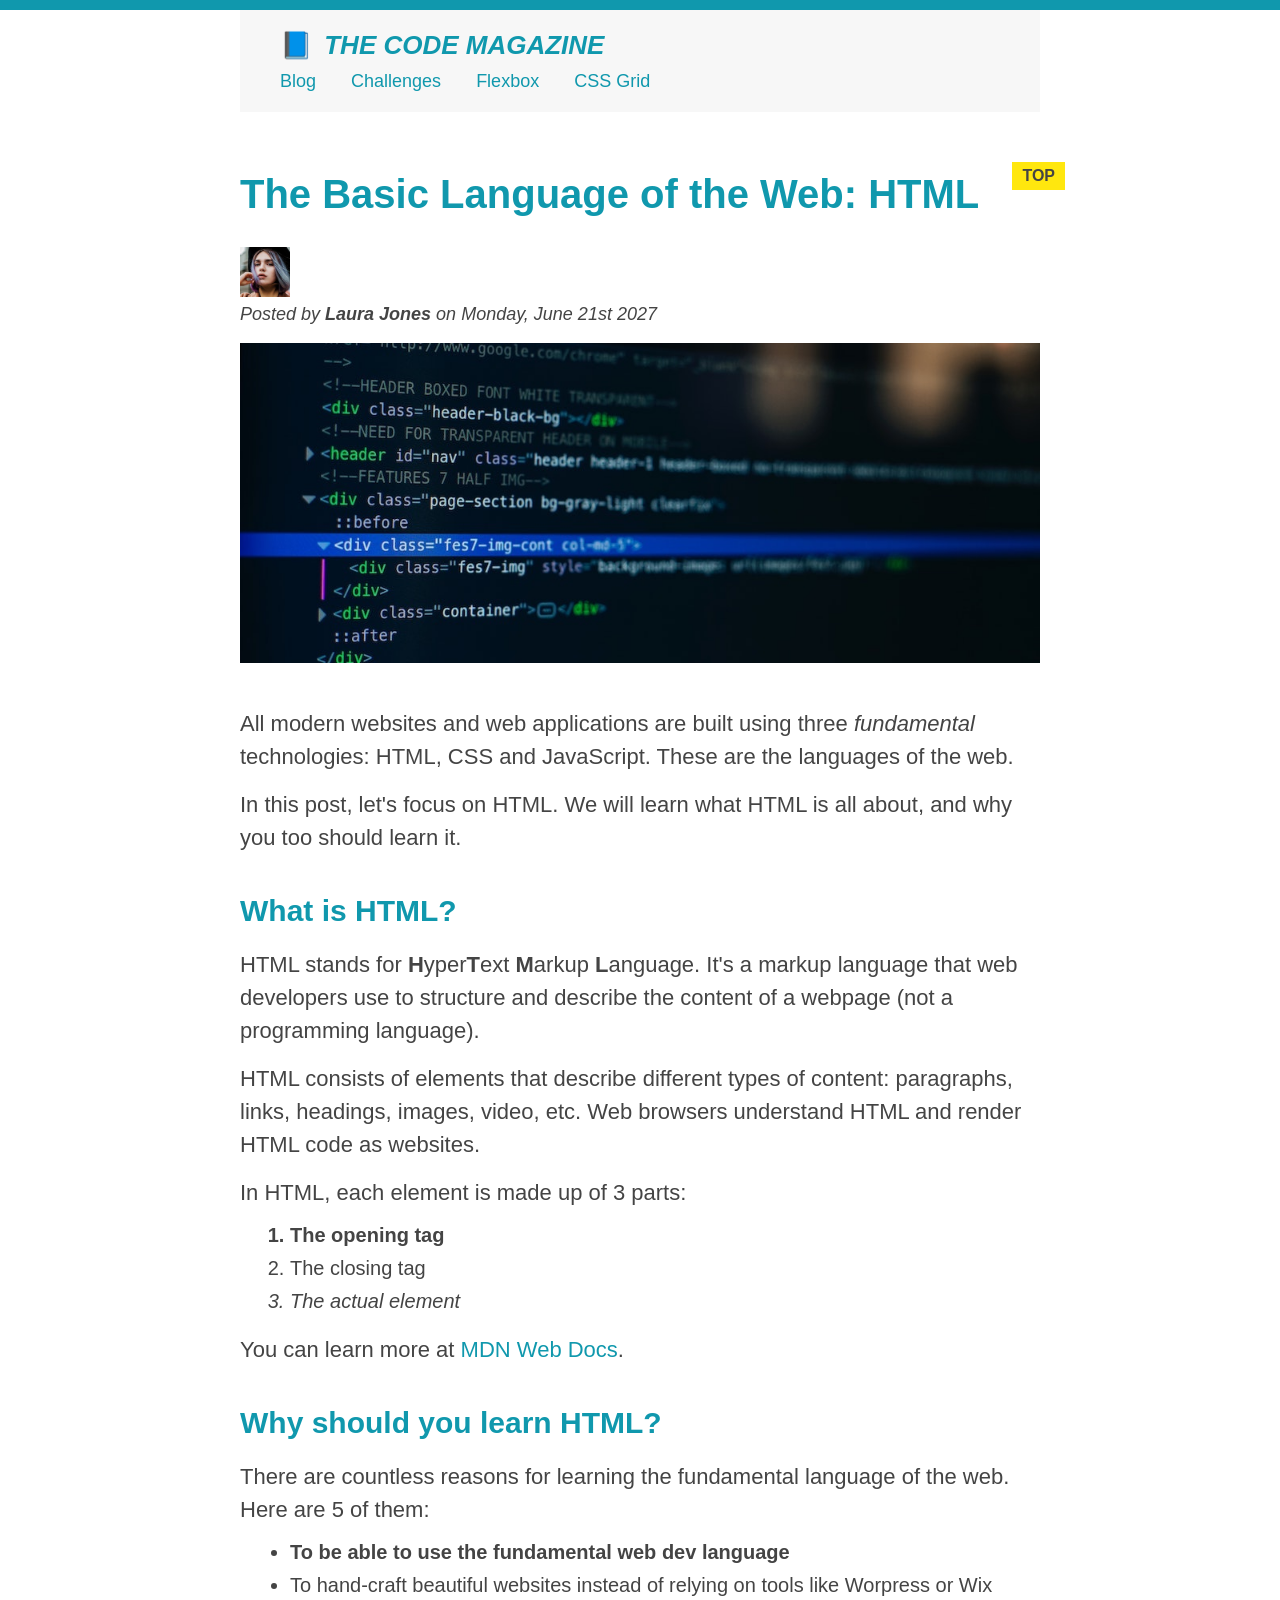
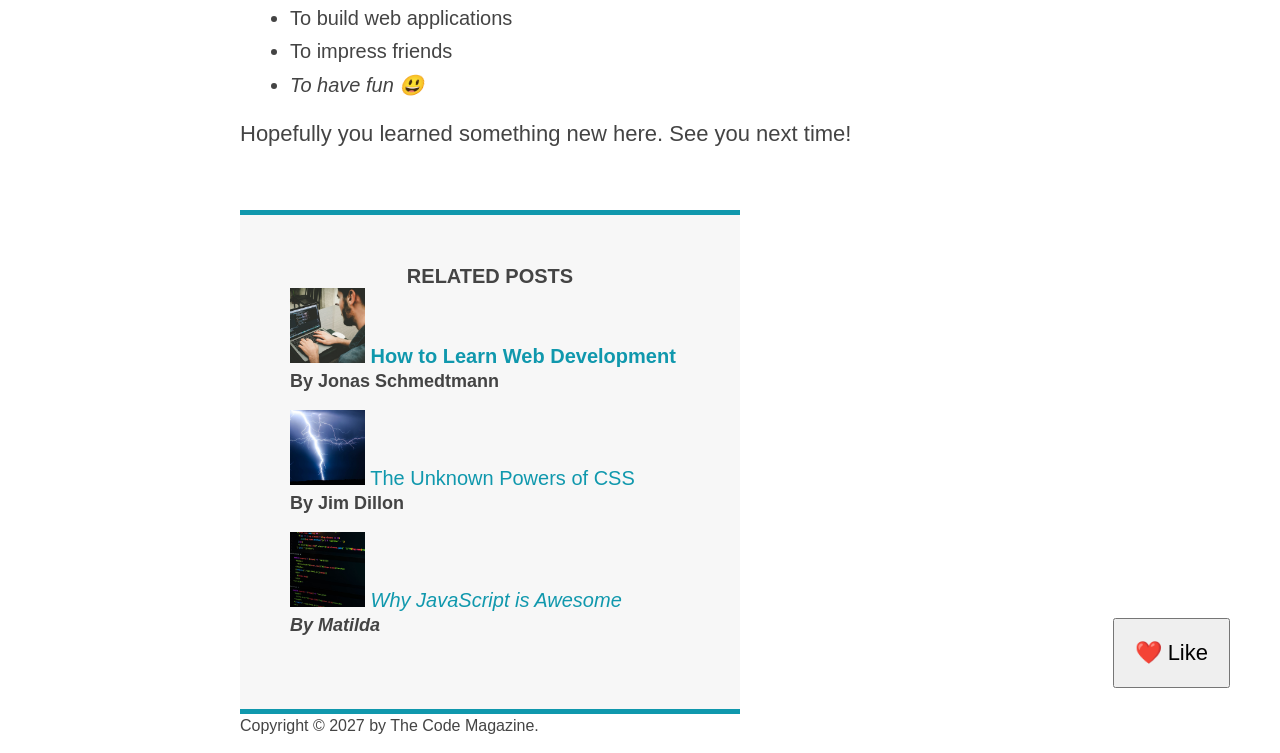
<file: 04-CSS-Layouts/index.html>
<!DOCTYPE html>
<html lang="en">
  <head>
    <meta charset="UTF-8" />
    <link href="style.css" rel="stylesheet" />

    <title>The Basic Language of the Web: HTML</title>
  </head>

  <body>
    <!--
    <h1>The Basic Language of the Web: HTML</h1>
    <h2>The Basic Language of the Web: HTML</h2>
    <h3>The Basic Language of the Web: HTML</h3>
    <h4>The Basic Language of the Web: HTML</h4>
    <h5>The Basic Language of the Web: HTML</h5>
    <h6>The Basic Language of the Web: HTML</h6>
    -->

    <div class="container">
      <header class="main-header">
        <h1>📘 The Code Magazine</h1>

        <nav>
          <!-- <strong>This is the navigation</strong> -->
          <a href="blog.html">Blog</a>
          <a href="#">Challenges</a>
          <a href="#">Flexbox</a>
          <a href="#">CSS Grid</a>
        </nav>
      </header>

      <article>
        <header class="post-header">
          <h2>The Basic Language of the Web: HTML</h2>

          <img
            src="img/laura-jones.jpg"
            alt="Headshot of Laura Jones"
            height="50"
            width="50"
          />

          <p id="author">
            Posted by <strong>Laura Jones</strong> on Monday, June 21st 2027
          </p>

          <img
            src="img/post-img.jpg"
            alt="HTML code on a screen"
            width="500"
            height="200"
            class="post-img"
          />
          <button>❤️ Like</button>
        </header>

        <p>
          All modern websites and web applications are built using three
          <em>fundamental</em>
          technologies: HTML, CSS and JavaScript. These are the languages of the
          web.
        </p>

        <p>
          In this post, let's focus on HTML. We will learn what HTML is all
          about, and why you too should learn it.
        </p>

        <h3>What is HTML?</h3>
        <p>
          HTML stands for <strong>H</strong>yper<strong>T</strong>ext
          <strong>M</strong>arkup <strong>L</strong>anguage. It's a markup
          language that web developers use to structure and describe the content
          of a webpage (not a programming language).
        </p>
        <p>
          HTML consists of elements that describe different types of content:
          paragraphs, links, headings, images, video, etc. Web browsers
          understand HTML and render HTML code as websites.
        </p>
        <p>In HTML, each element is made up of 3 parts:</p>

        <ol>
          <li class="first-li">The opening tag</li>
          <li>The closing tag</li>
          <li>The actual element</li>
        </ol>

        <p>
          You can learn more at
          <a
            href="https://developer.mozilla.org/en-US/docs/Web/HTML"
            target="_blank"
            >MDN Web Docs</a
          >.
        </p>

        <h3>Why should you learn HTML?</h3>

        <p>
          There are countless reasons for learning the fundamental language of
          the web. Here are 5 of them:
        </p>

        <ul>
          <li class="first-li">
            To be able to use the fundamental web dev language
          </li>
          <li>
            To hand-craft beautiful websites instead of relying on tools like
            Worpress or Wix
          </li>
          <li>To build web applications</li>
          <li>To impress friends</li>
          <li>To have fun 😃</li>
        </ul>

        <p>Hopefully you learned something new here. See you next time!</p>
      </article>

      <aside>
        <h4>Related posts</h4>

        <ul class="related">
          <li>
            <img
              src="img/related-1.jpg"
              alt="Person programming"
              width="75"
              height="75"
            />
            <a href="#">How to Learn Web Development</a>
            <p class="related-author">By Jonas Schmedtmann</p>
          </li>
          <li>
            <img
              src="img/related-2.jpg"
              alt="Lightning"
              width="75"
              height="75"
            />
            <a href="#">The Unknown Powers of CSS</a>
            <p class="related-author">By Jim Dillon</p>
          </li>
          <li>
            <img
              src="img/related-3.jpg"
              alt="JavaScript code on a screen"
              width="75"
              height="75"
            />
            <a href="#">Why JavaScript is Awesome</a>
            <p class="related-author">By Matilda</p>
          </li>
        </ul>
      </aside>

      <footer>
        <p id="copyright" class="copyright text">
          Copyright &copy; 2027 by The Code Magazine.
        </p>
      </footer>
    </div>
  </body>
</html>
</file>
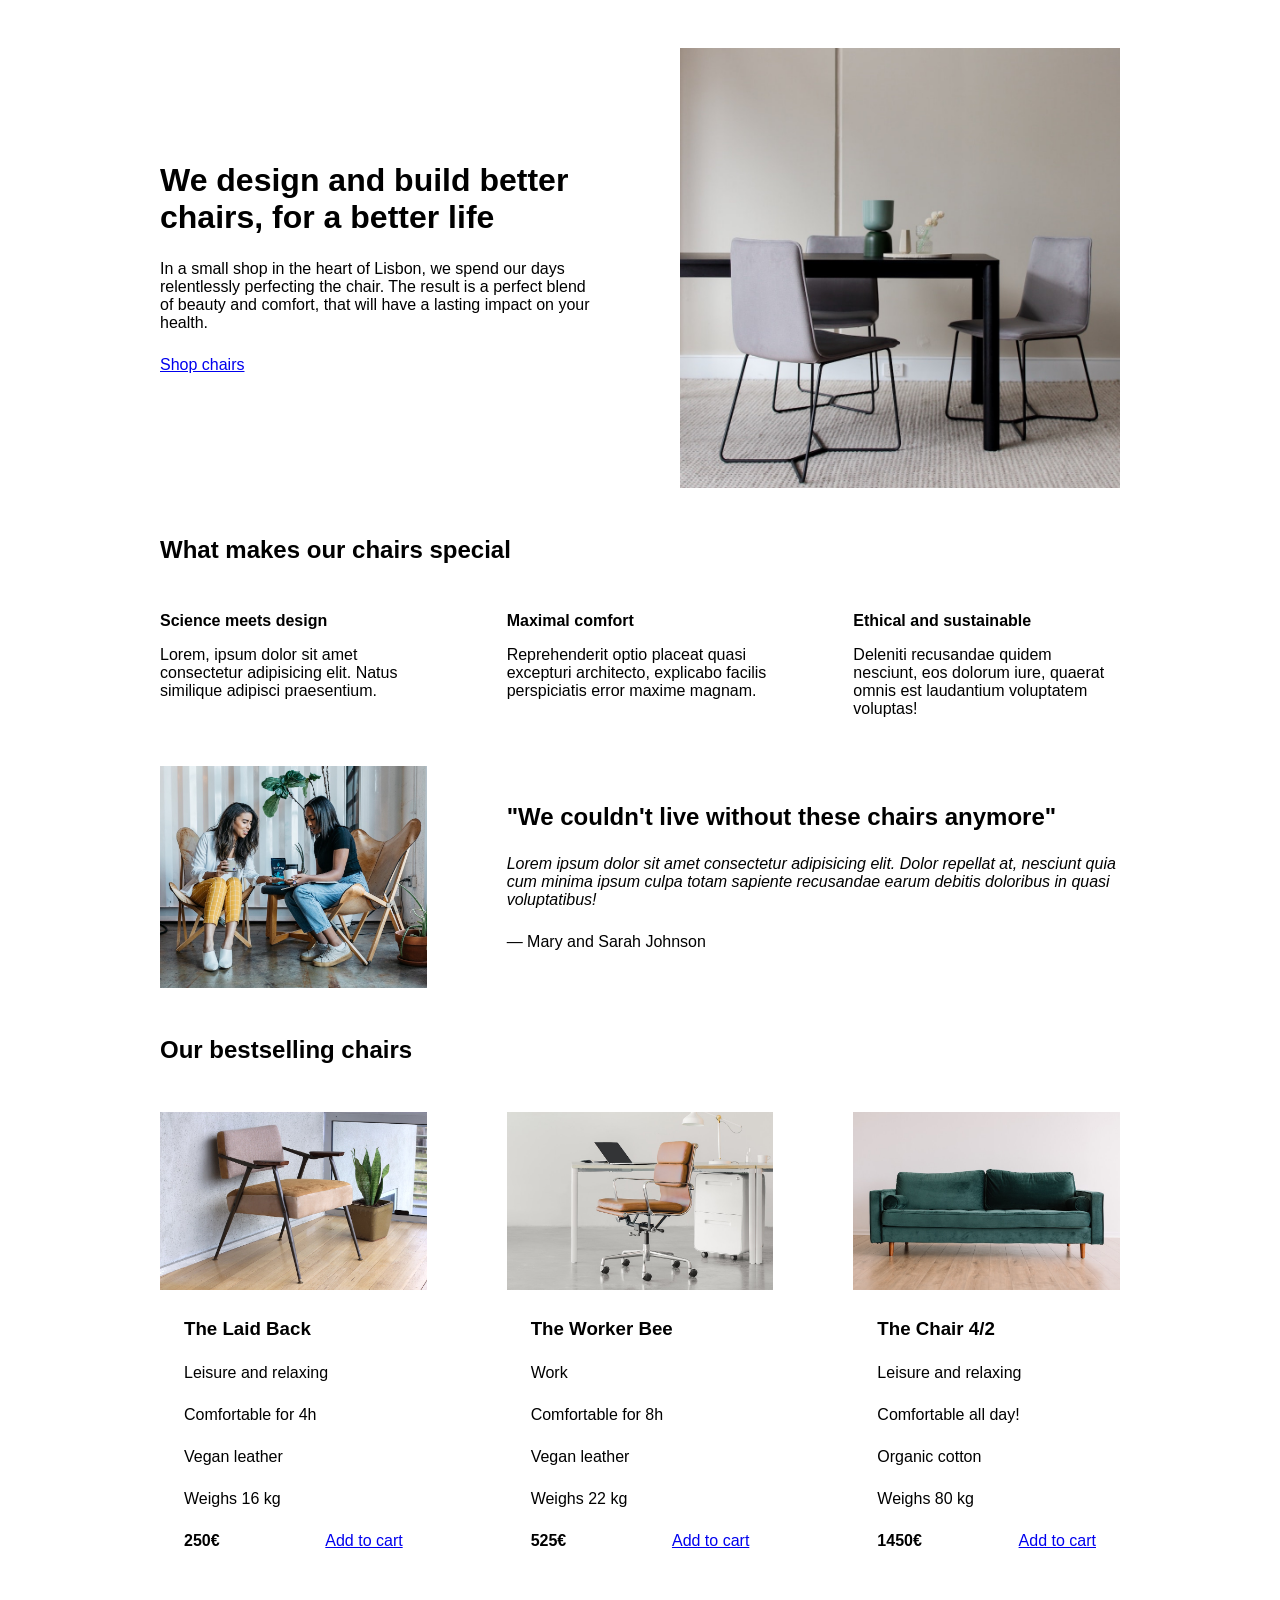
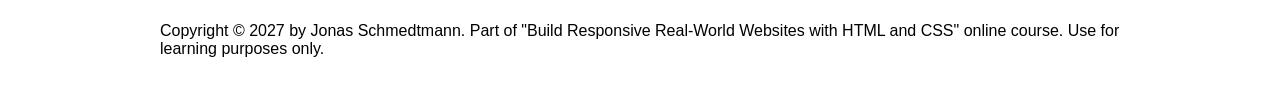
<file: 05-Design/index.html>
<!DOCTYPE html>
<html lang="en">
  <head>
    <meta charset="UTF-8" />
    <meta http-equiv="X-UA-Compatible" content="IE=edge" />
    <meta name="viewport" content="width=device-width, initial-scale=1.0" />

    <link rel="stylesheet" href="style.css" />
    <title>Lisbon Chair Shop</title>
  </head>
  <body>
    <div class="container">
      <header>
        <div class="header-text-box">
          <h1>We design and build better chairs, for a better life</h1>
          <p class="header-text">
            In a small shop in the heart of Lisbon, we spend our days
            relentlessly perfecting the chair. The result is a perfect blend of
            beauty and comfort, that will have a lasting impact on your health.
          </p>
          <a class="btn btn--big" href="#">Shop chairs</a>
        </div>
        <img src="hero.jpg" alt="Photo" />
      </header>

      <section>
        <h2>What makes our chairs special</h2>
        <div class="grid-3-cols">
          <div>
            <p class="features-title"><strong>Science meets design</strong></p>
            <p class="features-text">
              Lorem, ipsum dolor sit amet consectetur adipisicing elit. Natus
              similique adipisci praesentium.
            </p>
          </div>

          <div>
            <p class="features-title">
              <strong>Maximal comfort</strong>
            </p>
            <p class="features-text">
              Reprehenderit optio placeat quasi excepturi architecto, explicabo
              facilis perspiciatis error maxime magnam.
            </p>
          </div>

          <div>
            <p class="features-title">
              <strong>Ethical and sustainable</strong>
            </p>
            <p class="features-text">
              Deleniti recusandae quidem nesciunt, eos dolorum iure, quaerat
              omnis est laudantium voluptatem voluptas!
            </p>
          </div>
        </div>
      </section>

      <section class="testimonial-section">
        <div class="grid-3-cols">
          <img src="customers.jpg" alt="People sitting on chairs" />
          <div class="testimonial-box">
            <h2>"We couldn't live without these chairs anymore"</h2>
            <blockquote class="testimonial-text">
              Lorem ipsum dolor sit amet consectetur adipisicing elit. Dolor
              repellat at, nesciunt quia cum minima ipsum culpa totam sapiente
              recusandae earum debitis doloribus in quasi voluptatibus!
            </blockquote>
            <p class="testimonial-author">&mdash; Mary and Sarah Johnson</p>
          </div>
        </div>
      </section>

      <section>
        <h2>Our bestselling chairs</h2>
        <div class="grid-3-cols">
          <figure class="chair">
            <img src="chair-1.jpg" alt="Chair" />
            <div class="chair-box">
              <h3>The Laid Back</h3>
              <ul class="chair-details">
                <li>
                  <!-- Span is a generic INLINE text element, it doesn't have any meaning. It's like a div element, but inline -->
                  <span>Leisure and relaxing</span>
                </li>
                <li>
                  <span>Comfortable for 4h</span>
                </li>
                <li>
                  <span>Vegan leather</span>
                </li>
                <li>
                  <span>Weighs 16 kg</span>
                </li>
              </ul>
              <div class="chair-price">
                <strong>250€</strong>
                <a href="#" class="btn btn--small">Add to cart</a>
              </div>
            </div>
          </figure>

          <figure class="chair">
            <img src="chair-2.jpg" alt="Chair" />
            <div class="chair-box">
              <h3>The Worker Bee</h3>
              <ul class="chair-details">
                <li>
                  <span>Work</span>
                </li>
                <li>
                  <span>Comfortable for 8h</span>
                </li>
                <li>
                  <span>Vegan leather</span>
                </li>
                <li>
                  <span>Weighs 22 kg</span>
                </li>
              </ul>
              <div class="chair-price">
                <strong>525€</strong>
                <a href="#" class="btn btn--small">Add to cart</a>
              </div>
            </div>
          </figure>

          <figure class="chair">
            <img src="chair-3.jpg" alt="Chair" />
            <div class="chair-box">
              <h3>The Chair 4/2</h3>
              <ul class="chair-details">
                <li>
                  <span>Leisure and relaxing</span>
                </li>
                <li>
                  <span>Comfortable all day!</span>
                </li>
                <li>
                  <span>Organic cotton</span>
                </li>
                <li>
                  <span>Weighs 80 kg</span>
                </li>
              </ul>
              <div class="chair-price">
                <strong>1450€</strong>
                <a href="#" class="btn btn--small">Add to cart</a>
              </div>
            </div>
          </figure>
        </div>
      </section>

      <footer>
        Copyright &copy; 2027 by Jonas Schmedtmann. Part of "Build Responsive
        Real-World Websites with HTML and CSS" online course. Use for learning
        purposes only.
      </footer>
    </div>
  </body>
</html>
</file>
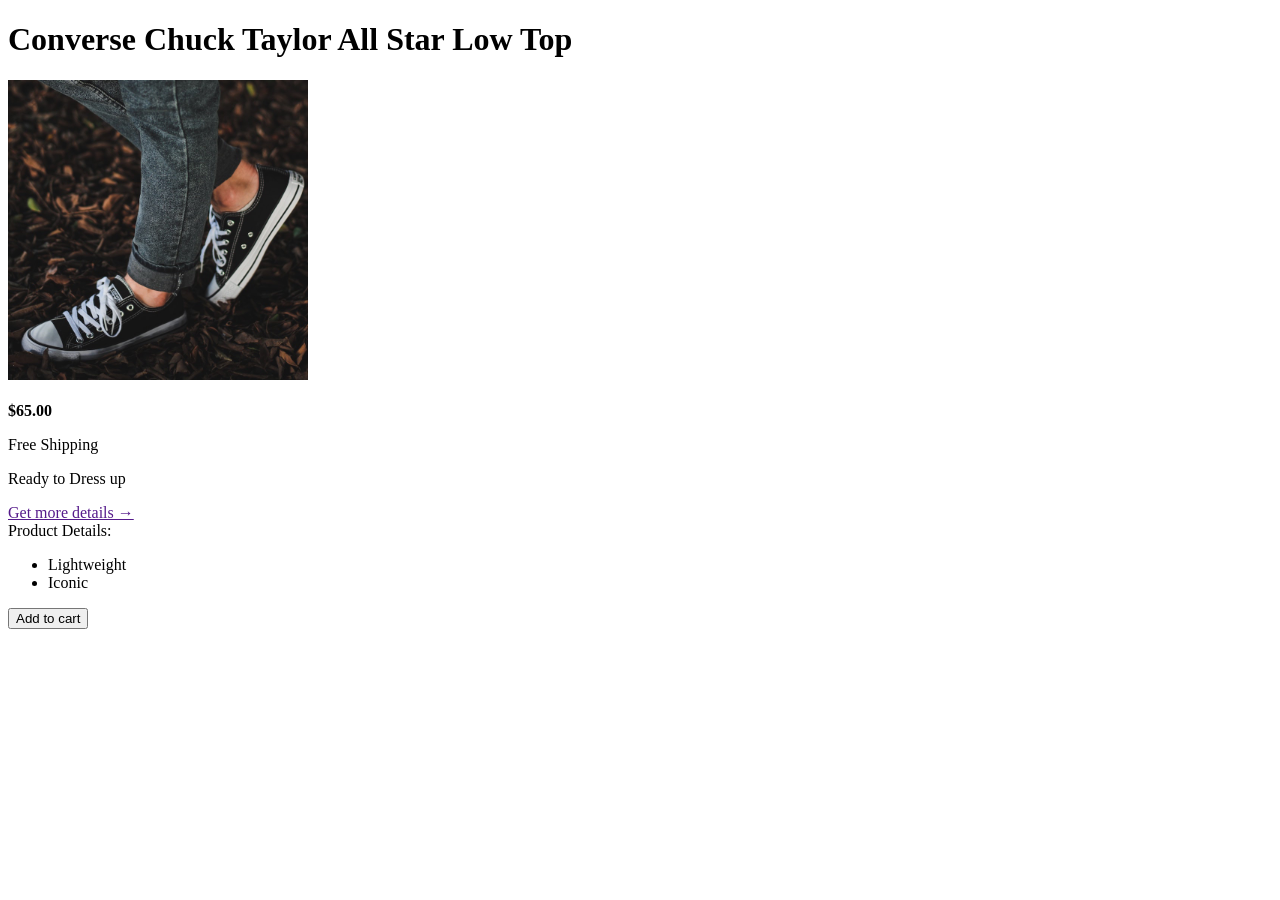
<file: 02-HTML-Fundamentals/shoe.html>
<!DOCTYPE html>
<html lang="en">
  <head>
    <meta charset="UTF-8" />
    <meta name="viewport" content="width=device-width, initial-scale=1.0" />
    <title>challanges 2</title>
  </head>
  <body>
    <header><h1>Converse Chuck Taylor All Star Low Top</h1></header>
    <div><img src="Images/challenges.jpg" height="300" width="300" /></div>
    <br />
    <strong>$65.00</strong>
    <br />
    <p>Free Shipping</p>
    <p>Ready to Dress up</p>
    <a href="">Get more details &rarr;</a>
    <br />
    Product Details:
    <ul>
      <li>Lightweight</li>
      <li>Iconic</li>
    </ul>
    <button>Add to cart</button>
  </body>
</html>
</file>
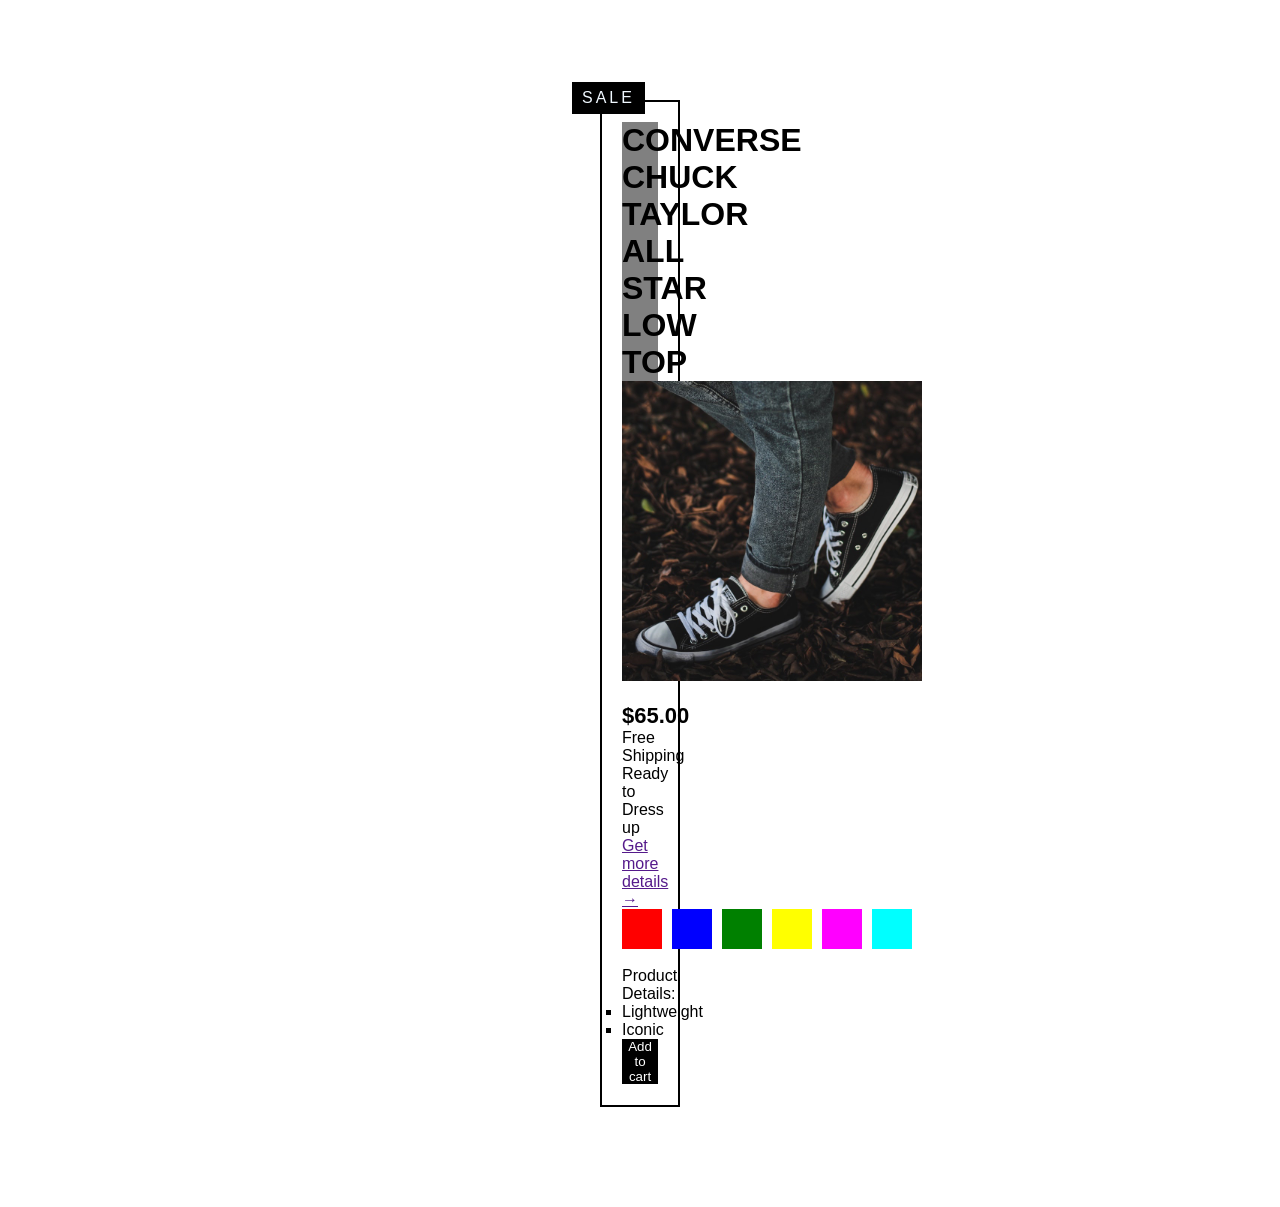
<file: 03-CSS-Fundamentals/shoe.html>
<!DOCTYPE html>
<html lang="en">
  <head>
    <meta charset="UTF-8" />
    <meta name="viewport" content="width=device-width, initial-scale=1.0" />
    <link rel="stylesheet" href="shoe.css" />
    <title>challanges 2</title>
  </head>
  <body>
    <div class="container">
       <p class="tag">Sale</p>
    <header><h1 id="header">Converse Chuck Taylor All Star Low Top</h1></header>
    <div><img src="img/challenges.jpg" height="300" width="300" /></div>
    <br />
    <strong id="price">$65.00</strong>
    <br />
    <p id="shop">Free Shipping</p>
    <p>Ready to Dress up</p>
    <a class="more" href="">Get more details &rarr;</a>
    <div class="color">
 <div class="color1"></div>
 <div class="color2"></div>
 <div class="color3"></div>
 <div class="color4"></div>
 <div class="color5"></div>        
 <div class="color6"></div>
    </div>
    <br />
   <p class="Details "> Product Details:
    <ul class="list">
      <li>Lightweight</li>
      <li>Iconic</li>
    </ul>
    </p>
    <button class="cart">Add to cart</button>
    </div>
  </body>
</html>
</file>
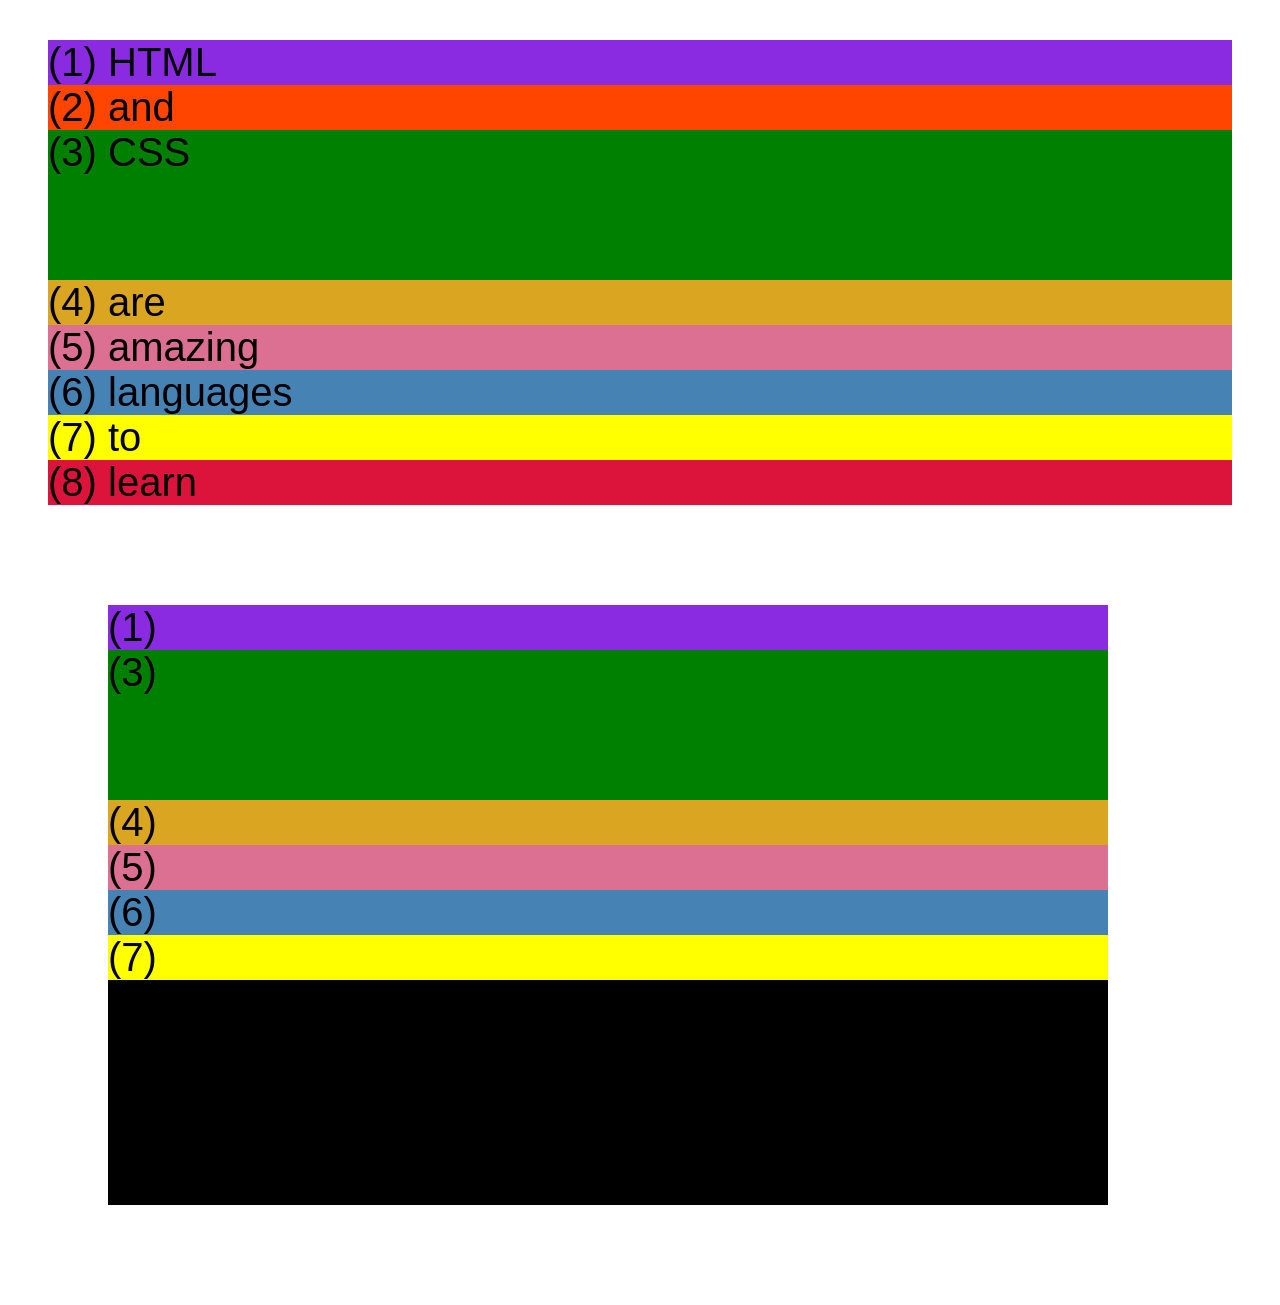
<file: 04-CSS-Layouts/css-grid.html>
<!DOCTYPE html>
<html lang="en">
  <head>
    <meta charset="UTF-8" />
    <meta http-equiv="X-UA-Compatible" content="IE=edge" />
    <meta name="viewport" content="width=device-width, initial-scale=1.0" />
    <title>CSS Grid</title>
    <style>
      .el--1 {
        background-color: blueviolet;
      }
      .el--2 {
        background-color: orangered;
      }
      .el--3 {
        background-color: green;
        height: 150px;
      }
      .el--4 {
        background-color: goldenrod;
      }
      .el--5 {
        background-color: palevioletred;
      }
      .el--6 {
        background-color: steelblue;
      }
      .el--7 {
        background-color: yellow;
      }
      .el--8 {
        background-color: crimson;
      }

      .container--1 {
        /* STARTER */
        font-family: sans-serif;
        background-color: #ddd;
        font-size: 40px;
        margin: 40px;

        /* CSS GRID */
      }

      .container--2 {
        /* STARTER */
        font-family: sans-serif;
        background-color: black;
        font-size: 40px;
        margin: 100px;

        width: 1000px;
        height: 600px;

        /* CSS GRID */
      }
    </style>
  </head>
  <body>
    <div class="container--1">
      <div class="el el--1">(1) HTML</div>
      <div class="el el--2">(2) and</div>
      <div class="el el--3">(3) CSS</div>
      <div class="el el--4">(4) are</div>
      <div class="el el--5">(5) amazing</div>
      <div class="el el--6">(6) languages</div>
      <div class="el el--7">(7) to</div>
      <div class="el el--8">(8) learn</div>
    </div>

    <div class="container--2">
      <div class="el el--1">(1)</div>
      <div class="el el--3">(3)</div>
      <div class="el el--4">(4)</div>
      <div class="el el--5">(5)</div>
      <div class="el el--6">(6)</div>
      <div class="el el--7">(7)</div>
    </div>
  </body>
</html>
</file>
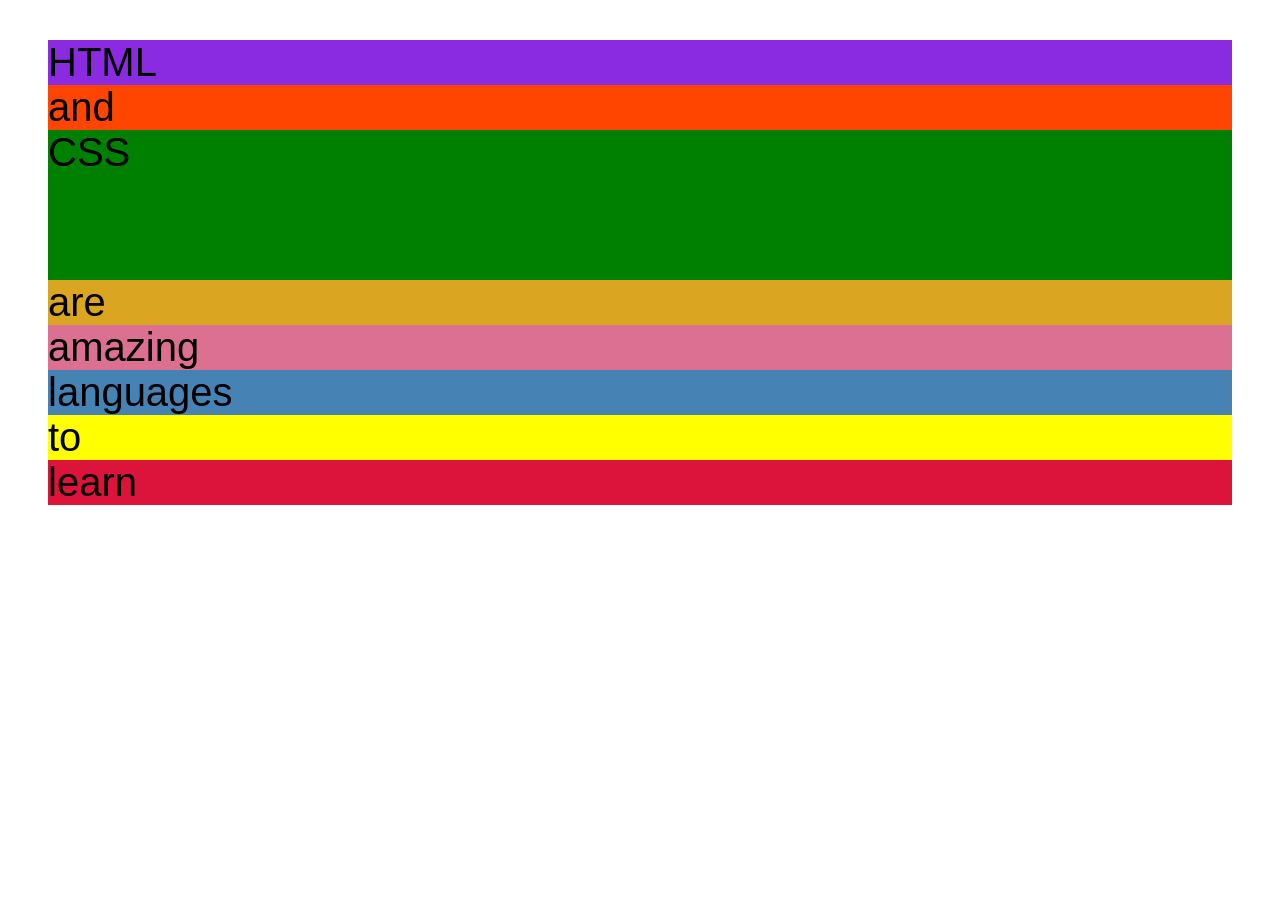
<file: 04-CSS-Layouts/flexbox.html>
<!DOCTYPE html>
<html lang="en">
  <head>
    <meta charset="UTF-8" />
    <meta http-equiv="X-UA-Compatible" content="IE=edge" />
    <meta name="viewport" content="width=device-width, initial-scale=1.0" />
    <title>Flexbox</title>
    <style>
      .el--1 {
        background-color: blueviolet;
      }
      .el--2 {
        background-color: orangered;
      }
      .el--3 {
        background-color: green;
        height: 150px;
      }
      .el--4 {
        background-color: goldenrod;
      }
      .el--5 {
        background-color: palevioletred;
      }
      .el--6 {
        background-color: steelblue;
      }
      .el--7 {
        background-color: yellow;
      }
      .el--8 {
        background-color: crimson;
      }

      .container {
        /* STARTER */
        font-family: sans-serif;
        background-color: #ddd;
        font-size: 40px;
        margin: 40px;

        /* FLEXBOX */
      }
    </style>
  </head>
  <body>
    <div class="container">
      <div class="el el--1">HTML</div>
      <div class="el el--2">and</div>
      <div class="el el--3">CSS</div>
      <div class="el el--4">are</div>
      <div class="el el--5">amazing</div>
      <div class="el el--6">languages</div>
      <div class="el el--7">to</div>
      <div class="el el--8">learn</div>
    </div>
  </body>
</html>
</file>
<file: 04-CSS-Layouts/style.css>
* {
  /* border-top: 10px solid #1098ad; */
  margin: 0;
  padding: 0;
}

/* PAGE SECTIONS */
body {
  color: #444;
  font-family: sans-serif;

  border-top: 10px solid #1098ad;
  position: relative;
}

.container {
  width: 800px;
  /* margin-left: auto;
  margin-right: auto; */
  margin: 0 auto;
}

.main-header {
  background-color: #f7f7f7;
  /* padding: 20px;
  padding-left: 40px;
  padding-right: 40px; */
  padding: 20px 40px;
  margin-bottom: 60px;
  /* height: 80px; */
}

nav {
  font-size: 18px;
  /* text-align: center; */
}

article {
  margin-bottom: 60px;
}

.post-header {
  margin-bottom: 40px;
  /* position: relative; */
}

aside {
  background-color: #f7f7f7;
  border-top: 5px solid #1098ad;
  border-bottom: 5px solid #1098ad;
  /* padding-top: 50px;
  padding-bottom: 50px; */
  padding: 50px 0;
  width: 500px;
}

/* SMALLER ELEMENTS */
h1,
h2,
h3 {
  color: #1098ad;
}

h1 {
  font-size: 26px;
  text-transform: uppercase;
  font-style: italic;
}

h2 {
  font-size: 40px;
  margin-bottom: 30px;
}

h3 {
  font-size: 30px;
  margin-bottom: 20px;
  margin-top: 40px;
}

h4 {
  font-size: 20px;
  text-transform: uppercase;
  text-align: center;
}

p {
  font-size: 22px;
  line-height: 1.5;
  margin-bottom: 15px;
}

ul,
ol {
  margin-left: 50px;
  margin-bottom: 20px;
}

li {
  font-size: 20px;
  margin-bottom: 10px;
  /* display: inline; */
}

li:last-child {
  margin-bottom: 0;
}

/* footer p {
  font-size: 16px;
} */

/* article header p {
  font-style: italic;
} */

#author {
  font-style: italic;
  font-size: 18px;
}

#copyright {
  font-size: 16px;
}

.related-author {
  font-size: 18px;
  font-weight: bold;
}

/* ul {
  list-style: none;
} */

.related {
  list-style: none;
}

body {
  /* background-color: orangered; */
}

/* .first-li {
  font-weight: bold;
} */

li:first-child {
  font-weight: bold;
}

li:last-child {
  font-style: italic;
}

li:nth-child(even) {
  /* color: red; */
}

/* Misconception: this won't work! */
article p:first-child {
  color: red;
}

/* Styling links */
a:link {
  color: #1098ad;
  text-decoration: none;
}

a:visited {
  /* color: #777; */
  color: #1098ad;
}

a:hover {
  color: orangered;
  font-weight: bold;
  text-decoration: underline orangered;
}

a:active {
  background-color: black;
  font-style: italic;
}
/* LVHA */

.post-img {
  width: 100%;
  height: auto;
}

nav a:link {
  /* background-color: orangered;
  margin: 20px;
  padding: 20px;

  display: block; */

  margin-right: 30px;
  margin-top: 10px;
  display: inline-block;
}

nav a:link:last-child {
  margin-right: 0;
}

button {
  font-size: 22px;
  padding: 20px;
  cursor: pointer;

  position: absolute;
  /* top: 50px;
  left: 50px; */
  bottom: 50px;
  right: 50px;
}

h1::first-letter {
  font-style: normal;
  margin-right: 5px;
}

h3 + p::first-line {
  /* color: red; */
}

h2 {
  /* background-color: orange; */
  position: relative;
}

h2::before {
  content: "TOP";
  background-color: #ffe70e;
  color: #444;
  font-size: 16px;
  font-weight: bold;
  display: inline-block;
  padding: 5px 10px;
  position: absolute;
  top: -10px;
  right: -25px;
}

/* Resolving conflicts */
/* #copyright {
  color: red;
}

.copyright {
  color: blue;
}

.text {
  color: yellow;
}

footer p {
  color: green !important;
} */

/* nav a:link,
nav p {
  font-size: 18px;
} */
</file>
<file: 05-Design/style.css>
/*
SPACING SYSTEM (px)
2 / 4 / 8 / 12 / 16 / 24 / 32 / 48 / 64 / 80 / 96 / 128

FONT SIZE SYSTEM (px)
10 / 12 / 14 / 16 / 18 / 20 / 24 / 30 / 36 / 44 / 52 / 62 / 74 / 86 / 98
*/

* {
  margin: 0;
  padding: 0;
  box-sizing: border-box;
}

/* ------------------------ */
/* GENERAL STYLES */
/* ------------------------ */
body {
  font-family: sans-serif;
}

.container {
  width: 960px;
  margin: 0 auto;
}

header,
section {
  margin-bottom: 48px;
}

h2 {
  margin-bottom: 48px;
}

.grid-3-cols {
  display: grid;
  grid-template-columns: repeat(3, 1fr);
  column-gap: 80px;
}

/* ------------------------ */
/* COMPONENT STYLES */
/* ------------------------ */

/* HEADER */
header {
  display: grid;
  grid-template-columns: repeat(2, 1fr);
  column-gap: 80px;
  margin-top: 48px;
}

.header-text-box {
  align-self: center;
}

h1 {
  margin-bottom: 24px;
}

.header-text {
  margin-bottom: 24px;
}

img {
  width: 100%;
}

/* FEATURES */
.features-icon {
}

.features-title {
  margin-bottom: 16px;
}

.features-text {
}

/* TESTIMONIAL */
.testimonial-section {
}

.testimonial-box {
  grid-column: 2 / -1;
  align-self: center;
}

.testimonial-box h2 {
  margin-bottom: 24px;
}

.testimonial-text {
  font-style: italic;
  margin-bottom: 24px;
}

/* CHAIRS */
.chair-box {
  padding: 24px;
}

h3 {
  margin-bottom: 24px;
}

.chair-details {
  list-style: none;
  margin-bottom: 24px;
}

.chair-details li {
  display: flex;
  align-items: center;
  gap: 12px;
  margin-bottom: 24px;
}

.chair-details li:last-child {
  margin-bottom: 0;
}

.chair-icon {
}

.chair-price {
  display: flex;
  justify-content: space-between;
}

footer {
  margin-bottom: 48px;
}
</file>
<file: 03-CSS-Fundamentals/shoe.css>
* {
  margin: 0;
  padding: 0px;
}
body {
  font-family: sans-serif;
  /* border: black 5px solid; */
}
#header {
  background-color: grey;
  text-align: center;
  text-transform: uppercase;
}
#price {
  font-size: 22px;
  font-style: bold;
}
#shop {
  font-size: 16px;
}
.tag {
  position: absolute;
  text-transform: uppercase;
  top: -20px;
  left: -30px;
  background-color: black;
  color: aliceblue;
  padding: 7px 10px;
  display: inline-block;
  letter-spacing: 3px;
}
.container {
  position: relative;
  margin: 100px 600px;
  border: 2px black solid;
  padding: 20px;
}
.color {
  position: relative;
  display: flex;
  gap: 10px;
}
.color1 {
  padding: 20px;
  background-color: red;
}
.color2 {
  padding: 20px;
  background-color: blue;
}
.color3 {
  padding: 20px;
  background-color: green;
}
.color4 {
  padding: 20px;
  background-color: yellow;
}
.color5 {
  padding: 20px;
  background-color: magenta;
}
.color6 {
  padding: 20px;
  background-color: aqua;
}

.more :link {
  color: black;
}
.more:hover {
  color: red;
}
.details {
  font-size: 20p;
  text-align: center;
}
.list {
  list-style: square;
}
.cart {
  background-color: black;
  color: white;
  border: none;
}
.cart:hover {
  background-color: white;
  color: black;
  border: black solid 2px;
}
</file>
